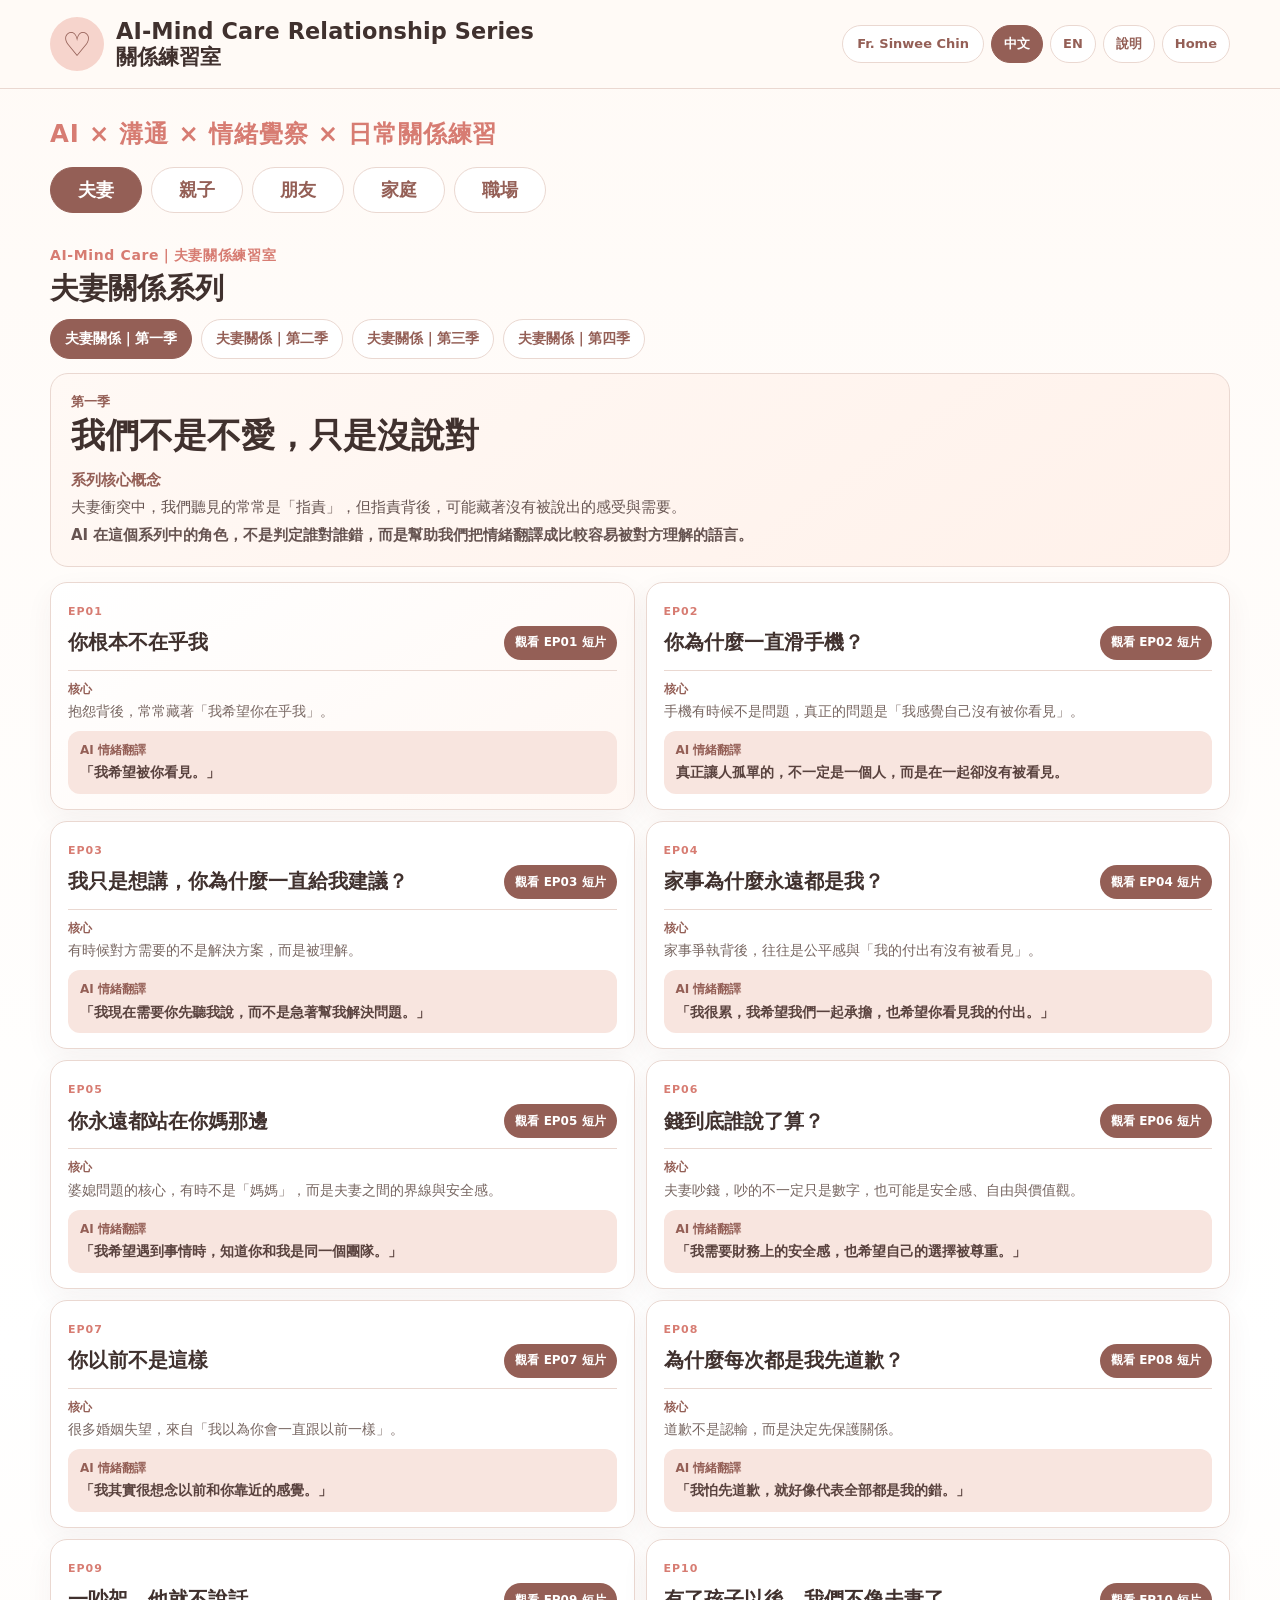
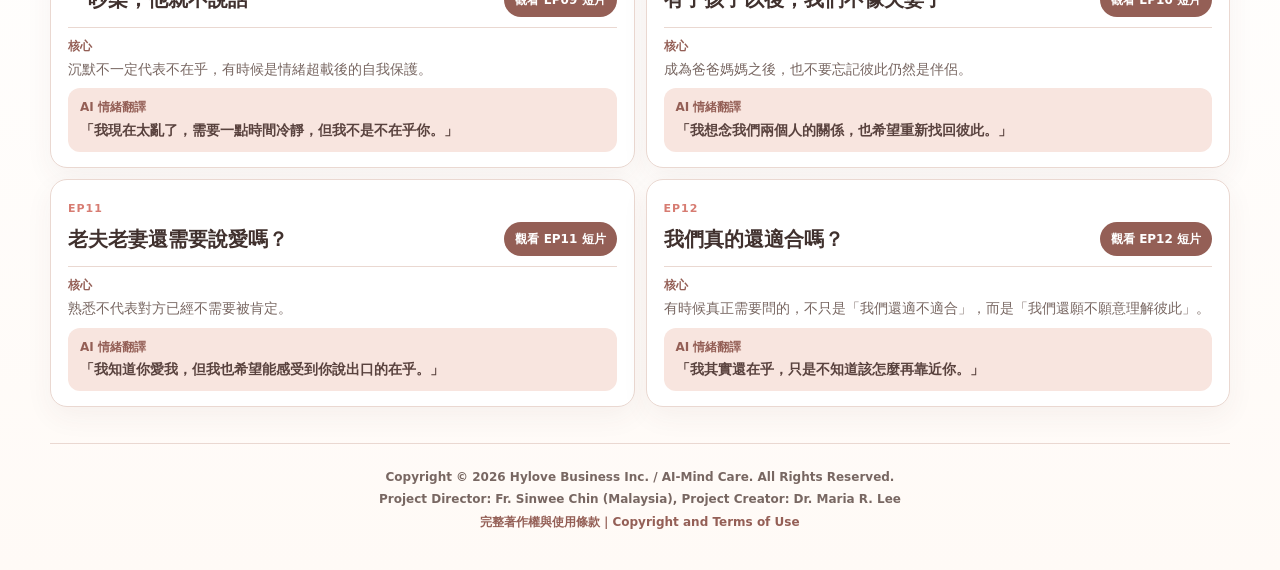
<file: index.html>
<!doctype html>
<html lang="zh-Hant">
<head>
  <meta charset="utf-8">
  <meta name="viewport" content="width=device-width, initial-scale=1, viewport-fit=cover">
  <meta http-equiv="Cache-Control" content="no-cache, no-store, must-revalidate">
  <meta http-equiv="Pragma" content="no-cache">
  <meta http-equiv="Expires" content="0">
  <meta name="theme-color" content="#fffaf6">
  <meta name="description" content="AI-Mind Care Relationship Series｜AI × 溝通 × 情緒覺察 × 日常關係練習">
  <title>AI-Mind Care Relationship Series</title>
  <link rel="stylesheet" href="styles.css">
  <script>
    window.addEventListener('load', async () => {
      try {
        if ('serviceWorker' in navigator) {
          const registrations = await navigator.serviceWorker.getRegistrations();
          await Promise.all(registrations.map(reg => reg.unregister()));
        }
        if ('caches' in window) {
          const keys = await caches.keys();
          await Promise.all(keys.map(key => caches.delete(key)));
        }
      } catch (e) { console.warn('Cache cleanup skipped:', e); }
    });
  </script>
</head>
<body>
  <header class="site-header" id="top">
    <div class="header-inner">
      <a class="brand" href="#top" aria-label="AI-Mind Care Relationship Series 首頁">
        <span class="brand-heart" aria-hidden="true">♡</span>
        <span class="brand-copy">
          <strong>AI-Mind Care Relationship Series</strong>
          <span>關係練習室</span>
        </span>
      </a>

      <nav class="header-actions" aria-label="頁面導覽">
        <a class="top-btn sinwee" href="https://www.facebook.com/chinsinwee/?locale=zh_TW" target="_blank" rel="noopener">Fr. Sinwee Chin</a>
        <span class="top-btn lang-active" aria-current="page">中文</span>
        <a class="top-btn" href="EN.html">EN</a>
        <a class="top-btn" href="ABOUT.html">說明</a>
        <a class="top-btn" href="https://www.hyloveclub.com" target="_blank" rel="noopener">Home</a>
      </nav>
    </div>
  </header>

  <main>
    <section class="compact-hero" aria-label="關係系列分類">
      <p class="kicker">AI × 溝通 × 情緒覺察 × 日常關係練習</p>
      <div class="relationship-tabs" aria-label="關係分類">
        <a class="relationship-btn active" href="#couple">夫妻</a>
        <span class="relationship-btn future" title="內容將陸續加入">親子</span>
        <span class="relationship-btn future" title="內容將陸續加入">朋友</span>
        <span class="relationship-btn future" title="內容將陸續加入">家庭</span>
        <span class="relationship-btn future" title="內容將陸續加入">職場</span>
      </div>
    </section>

    <section class="couple-section" id="couple">
      <div class="section-head">
        <p class="series-label">AI-Mind Care｜夫妻關係練習室</p>
        <h1>夫妻關係系列</h1>
      </div>

      <div class="season-tabs" aria-label="夫妻關係季度">
        <a class="season-btn active" href="#season1">夫妻關係｜第一季</a>
        <span class="season-btn future" title="內容將陸續加入">夫妻關係｜第二季</span>
        <span class="season-btn future" title="內容將陸續加入">夫妻關係｜第三季</span>
        <span class="season-btn future" title="內容將陸續加入">夫妻關係｜第四季</span>
      </div>

      <section class="season-intro" id="season1" aria-labelledby="season1-title">
        <p class="season-kicker">第一季</p>
        <h2 class="season-theme-large" id="season1-title">我們不是不愛，只是沒說對</h2>
        <h3 class="series-concept-title">系列核心概念</h3>
        <p>夫妻衝突中，我們聽見的常常是「指責」，但指責背後，可能藏著沒有被說出的感受與需要。</p>
        <p class="ai-role"><strong>AI 在這個系列中的角色，不是判定誰對誰錯，而是幫助我們把情緒翻譯成比較容易被對方理解的語言。</strong></p>
      </section>

      <div class="episode-grid">
        <article class="episode-card episode-featured">
          <span class="ep-no">EP01</span>
          <div class="episode-title-row">
            <h2>你根本不在乎我</h2>
            <a class="watch-btn" href="https://youtu.be/55Q9n1r90xk" target="_blank" rel="noopener">觀看 EP01 短片</a>
          </div>
          <div class="episode-core"><strong>核心</strong><p>抱怨背後，常常藏著「我希望你在乎我」。</p></div>
          <div class="emotion-translation"><strong>AI 情緒翻譯</strong><p>「我希望被你看見。」</p></div>
        </article>

        <article class="episode-card">
          <span class="ep-no">EP02</span>
          <div class="episode-title-row"><h2>你為什麼一直滑手機？</h2><a class="watch-btn" href="https://youtu.be/GCBjnhgi5SU" target="_blank" rel="noopener">觀看 EP02 短片</a></div>
          <div class="episode-core"><strong>核心</strong><p>手機有時候不是問題，真正的問題是「我感覺自己沒有被你看見」。</p></div>
          <div class="emotion-translation"><strong>AI 情緒翻譯</strong><p>真正讓人孤單的，不一定是一個人，而是在一起卻沒有被看見。</p></div>
        </article>

        <article class="episode-card">
          <span class="ep-no">EP03</span>
          <div class="episode-title-row"><h2>我只是想講，你為什麼一直給我建議？</h2><a class="watch-btn" href="https://youtu.be/QwN7jsZUI9E" target="_blank" rel="noopener">觀看 EP03 短片</a></div>
          <div class="episode-core"><strong>核心</strong><p>有時候對方需要的不是解決方案，而是被理解。</p></div>
          <div class="emotion-translation"><strong>AI 情緒翻譯</strong><p>「我現在需要你先聽我說，而不是急著幫我解決問題。」</p></div>
        </article>

        <article class="episode-card">
          <span class="ep-no">EP04</span>
          <div class="episode-title-row"><h2>家事為什麼永遠都是我？</h2><a class="watch-btn" href="https://youtu.be/iW5ht6czkms" target="_blank" rel="noopener">觀看 EP04 短片</a></div>
          <div class="episode-core"><strong>核心</strong><p>家事爭執背後，往往是公平感與「我的付出有沒有被看見」。</p></div>
          <div class="emotion-translation"><strong>AI 情緒翻譯</strong><p>「我很累，我希望我們一起承擔，也希望你看見我的付出。」</p></div>
        </article>

        <article class="episode-card">
          <span class="ep-no">EP05</span>
          <div class="episode-title-row"><h2>你永遠都站在你媽那邊</h2><a class="watch-btn" href="https://youtu.be/_ut2r-bIgF8" target="_blank" rel="noopener">觀看 EP05 短片</a></div>
          <div class="episode-core"><strong>核心</strong><p>婆媳問題的核心，有時不是「媽媽」，而是夫妻之間的界線與安全感。</p></div>
          <div class="emotion-translation"><strong>AI 情緒翻譯</strong><p>「我希望遇到事情時，知道你和我是同一個團隊。」</p></div>
        </article>

        <article class="episode-card">
          <span class="ep-no">EP06</span>
          <div class="episode-title-row"><h2>錢到底誰說了算？</h2><a class="watch-btn" href="https://youtu.be/hn2atqLwGhA" target="_blank" rel="noopener">觀看 EP06 短片</a></div>
          <div class="episode-core"><strong>核心</strong><p>夫妻吵錢，吵的不一定只是數字，也可能是安全感、自由與價值觀。</p></div>
          <div class="emotion-translation"><strong>AI 情緒翻譯</strong><p>「我需要財務上的安全感，也希望自己的選擇被尊重。」</p></div>
        </article>

        <article class="episode-card">
          <span class="ep-no">EP07</span>
          <div class="episode-title-row"><h2>你以前不是這樣</h2><a class="watch-btn" href="https://youtu.be/QjxxkExR2gk" target="_blank" rel="noopener">觀看 EP07 短片</a></div>
          <div class="episode-core"><strong>核心</strong><p>很多婚姻失望，來自「我以為你會一直跟以前一樣」。</p></div>
          <div class="emotion-translation"><strong>AI 情緒翻譯</strong><p>「我其實很想念以前和你靠近的感覺。」</p></div>
        </article>

        <article class="episode-card">
          <span class="ep-no">EP08</span>
          <div class="episode-title-row"><h2>為什麼每次都是我先道歉？</h2><a class="watch-btn" href="https://youtu.be/VyPRg_jlJz8" target="_blank" rel="noopener">觀看 EP08 短片</a></div>
          <div class="episode-core"><strong>核心</strong><p>道歉不是認輸，而是決定先保護關係。</p></div>
          <div class="emotion-translation"><strong>AI 情緒翻譯</strong><p>「我怕先道歉，就好像代表全部都是我的錯。」</p></div>
        </article>

        <article class="episode-card">
          <span class="ep-no">EP09</span>
          <div class="episode-title-row"><h2>一吵架，他就不說話</h2><a class="watch-btn" href="https://youtu.be/5lopLGzQrs4" target="_blank" rel="noopener">觀看 EP09 短片</a></div>
          <div class="episode-core"><strong>核心</strong><p>沉默不一定代表不在乎，有時候是情緒超載後的自我保護。</p></div>
          <div class="emotion-translation"><strong>AI 情緒翻譯</strong><p>「我現在太亂了，需要一點時間冷靜，但我不是不在乎你。」</p></div>
        </article>

        <article class="episode-card">
          <span class="ep-no">EP10</span>
          <div class="episode-title-row"><h2>有了孩子以後，我們不像夫妻了</h2><a class="watch-btn" href="https://youtu.be/MfaOboN4FKs" target="_blank" rel="noopener">觀看 EP10 短片</a></div>
          <div class="episode-core"><strong>核心</strong><p>成為爸爸媽媽之後，也不要忘記彼此仍然是伴侶。</p></div>
          <div class="emotion-translation"><strong>AI 情緒翻譯</strong><p>「我想念我們兩個人的關係，也希望重新找回彼此。」</p></div>
        </article>

        <article class="episode-card">
          <span class="ep-no">EP11</span>
          <div class="episode-title-row"><h2>老夫老妻還需要說愛嗎？</h2><a class="watch-btn" href="https://youtu.be/d0W2vIjnrR4" target="_blank" rel="noopener">觀看 EP11 短片</a></div>
          <div class="episode-core"><strong>核心</strong><p>熟悉不代表對方已經不需要被肯定。</p></div>
          <div class="emotion-translation"><strong>AI 情緒翻譯</strong><p>「我知道你愛我，但我也希望能感受到你說出口的在乎。」</p></div>
        </article>

        <article class="episode-card">
          <span class="ep-no">EP12</span>
          <div class="episode-title-row"><h2>我們真的還適合嗎？</h2><a class="watch-btn" href="https://youtu.be/ywl2NrQ5A6w" target="_blank" rel="noopener">觀看 EP12 短片</a></div>
          <div class="episode-core"><strong>核心</strong><p>有時候真正需要問的，不只是「我們還適不適合」，而是「我們還願不願意理解彼此」。</p></div>
          <div class="emotion-translation"><strong>AI 情緒翻譯</strong><p>「我其實還在乎，只是不知道該怎麼再靠近你。」</p></div>
        </article>
      </div>
    </section>
  </main>

  <footer class="site-footer">
    <p><strong>Copyright © 2026 Hylove Business Inc. / AI-Mind Care. All Rights Reserved.</strong></p>
    <p><strong>Project Director: Fr. Sinwee Chin (Malaysia), Project Creator: Dr. Maria R. Lee</strong></p>
    <p><a href="COPYRIGHT-AND-USE.html">完整著作權與使用條款｜Copyright and Terms of Use</a></p>
  </footer>
</body>
</html>
</file>
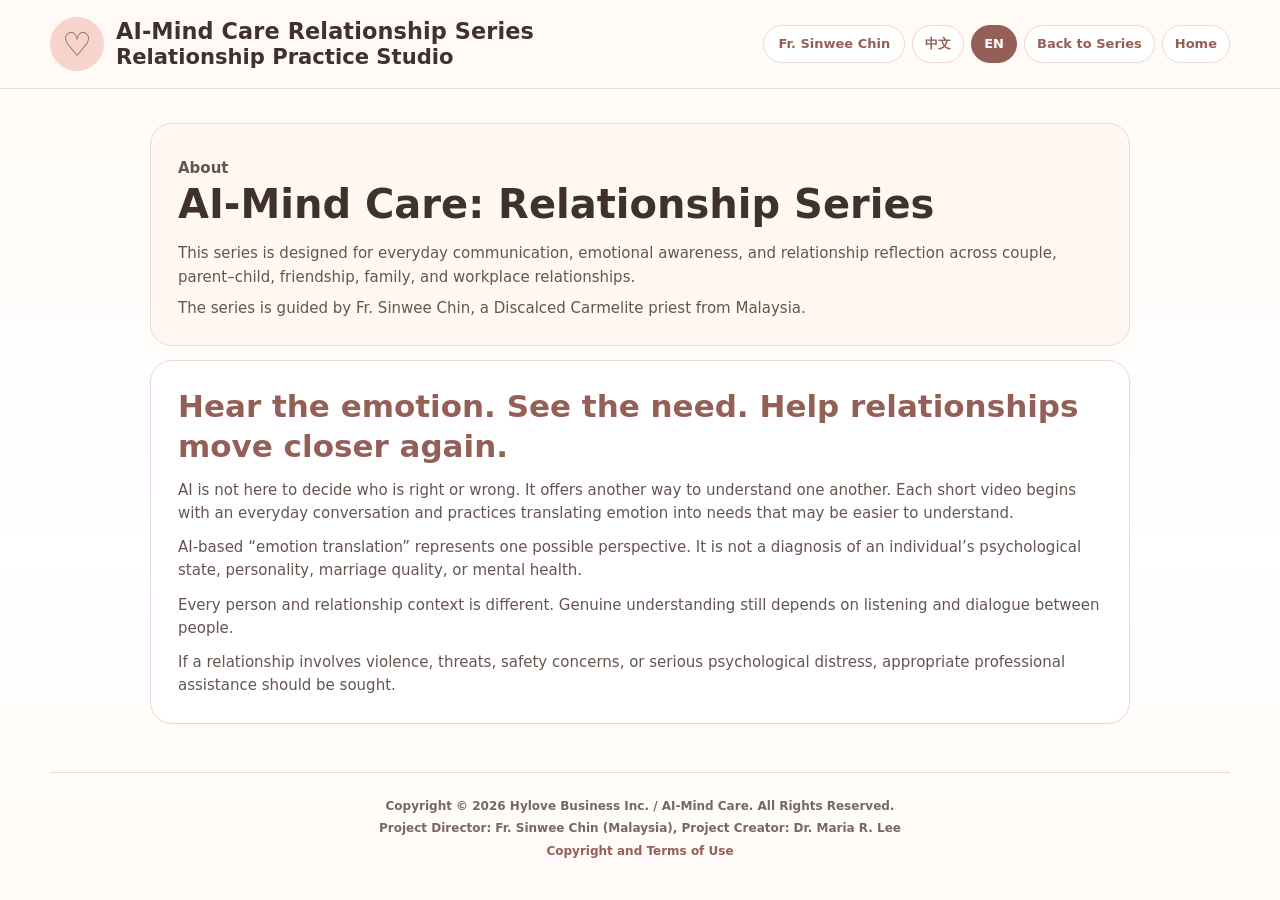
<file: ABOUT-EN.html>
<!doctype html>
<html lang="en">
<head>
  <meta charset="utf-8">
  <meta name="viewport" content="width=device-width, initial-scale=1, viewport-fit=cover">
  <meta http-equiv="Cache-Control" content="no-cache, no-store, must-revalidate">
  <meta name="theme-color" content="#fffaf6">
  <title>About | AI-Mind Care Relationship Series</title>
  <link rel="stylesheet" href="styles.css">
</head>
<body>
  <header class="site-header" id="top">
    <div class="header-inner">
      <a class="brand" href="EN.html" aria-label="Back to AI-Mind Care Relationship Series">
        <span class="brand-heart" aria-hidden="true">♡</span>
        <span class="brand-copy"><strong>AI-Mind Care Relationship Series</strong><span>Relationship Practice Studio</span></span>
      </a>
      <nav class="header-actions" aria-label="Page navigation">
        <a class="top-btn sinwee" href="https://www.facebook.com/chinsinwee/?locale=zh_TW" target="_blank" rel="noopener">Fr. Sinwee Chin</a>
        <a class="top-btn" href="ABOUT.html">中文</a>
        <span class="top-btn lang-active">EN</span>
        <a class="top-btn" href="EN.html">Back to Series</a>
        <a class="top-btn" href="https://www.hyloveclub.com" target="_blank" rel="noopener">Home</a>
      </nav>
    </div>
  </header>

  <main class="about-main">
    <section class="about-hero">
      <p class="kicker">About</p>
      <h1>AI-Mind Care: Relationship Series</h1>
      <p>This series is designed for everyday communication, emotional awareness, and relationship reflection across couple, parent–child, friendship, family, and workplace relationships.</p>
      <p>The series is guided by Fr. Sinwee Chin, a Discalced Carmelite priest from Malaysia.</p>
    </section>

    <section class="about-content">
      <h2>Hear the emotion. See the need. Help relationships move closer again.</h2>
      <p>AI is not here to decide who is right or wrong. It offers another way to understand one another. Each short video begins with an everyday conversation and practices translating emotion into needs that may be easier to understand.</p>
      <p>AI-based “emotion translation” represents one possible perspective. It is not a diagnosis of an individual’s psychological state, personality, marriage quality, or mental health.</p>
      <p>Every person and relationship context is different. Genuine understanding still depends on listening and dialogue between people.</p>
      <p>If a relationship involves violence, threats, safety concerns, or serious psychological distress, appropriate professional assistance should be sought.</p>
    </section>
  </main>

  <footer class="site-footer">
    <p><strong>Copyright © 2026 Hylove Business Inc. / AI-Mind Care. All Rights Reserved.</strong></p>
    <p><strong>Project Director: Fr. Sinwee Chin (Malaysia), Project Creator: Dr. Maria R. Lee</strong></p>
    <p><a href="COPYRIGHT-AND-USE.html">Copyright and Terms of Use</a></p>
  </footer>
</body>
</html>
</file>
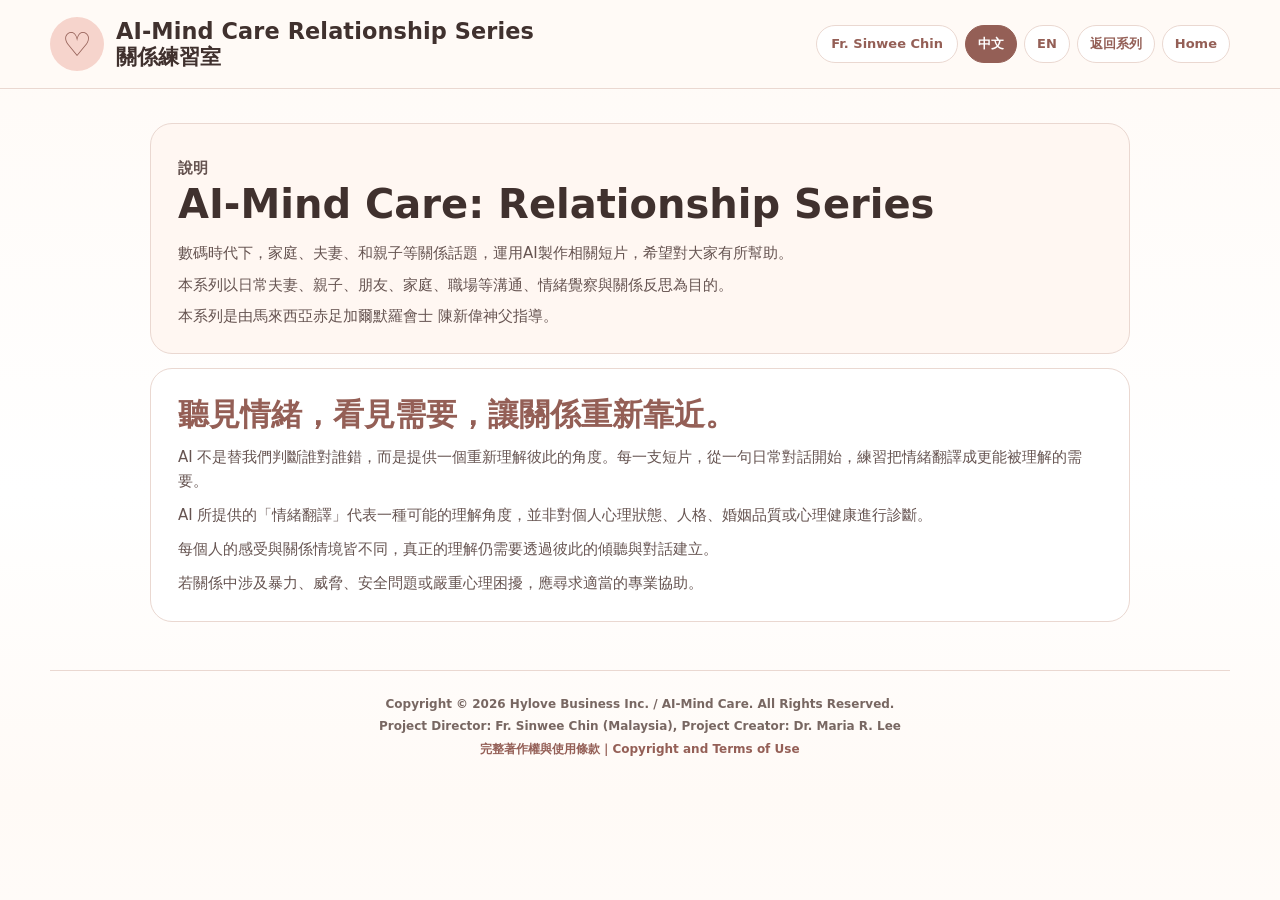
<file: ABOUT.html>
<!doctype html>
<html lang="zh-Hant">
<head>
  <meta charset="utf-8">
  <meta name="viewport" content="width=device-width, initial-scale=1, viewport-fit=cover">
  <meta http-equiv="Cache-Control" content="no-cache, no-store, must-revalidate">
  <meta name="theme-color" content="#fffaf6">
  <title>說明｜AI-Mind Care Relationship Series</title>
  <link rel="stylesheet" href="styles.css">
</head>
<body>
  <header class="site-header" id="top">
    <div class="header-inner">
      <a class="brand" href="index.html" aria-label="返回 AI-Mind Care Relationship Series">
        <span class="brand-heart" aria-hidden="true">♡</span>
        <span class="brand-copy"><strong>AI-Mind Care Relationship Series</strong><span>關係練習室</span></span>
      </a>
      <nav class="header-actions" aria-label="頁面導覽">
        <a class="top-btn sinwee" href="https://www.facebook.com/chinsinwee/?locale=zh_TW" target="_blank" rel="noopener">Fr. Sinwee Chin</a>
        <span class="top-btn lang-active">中文</span>
        <a class="top-btn" href="ABOUT-EN.html">EN</a>
        <a class="top-btn" href="index.html">返回系列</a>
        <a class="top-btn" href="https://www.hyloveclub.com" target="_blank" rel="noopener">Home</a>
      </nav>
    </div>
  </header>

  <main class="about-main">
    <section class="about-hero">
      <p class="kicker">說明</p>
      <h1>AI-Mind Care: Relationship Series</h1>
      <p class="about-intro-line">數碼時代下，家庭、夫妻、和親子等關係話題，運用AI製作相關短片，希望對大家有所幫助。</p>
      <p>本系列以日常夫妻、親子、朋友、家庭、職場等溝通、情緒覺察與關係反思為目的。</p>
      <p>本系列是由馬來西亞赤足加爾默羅會士 陳新偉神父指導。</p>
    </section>

    <section class="about-content">
      <h2>聽見情緒，看見需要，讓關係重新靠近。</h2>
      <p>AI 不是替我們判斷誰對誰錯，而是提供一個重新理解彼此的角度。每一支短片，從一句日常對話開始，練習把情緒翻譯成更能被理解的需要。</p>
      <p>AI 所提供的「情緒翻譯」代表一種可能的理解角度，並非對個人心理狀態、人格、婚姻品質或心理健康進行診斷。</p>
      <p>每個人的感受與關係情境皆不同，真正的理解仍需要透過彼此的傾聽與對話建立。</p>
      <p>若關係中涉及暴力、威脅、安全問題或嚴重心理困擾，應尋求適當的專業協助。</p>
    </section>
  </main>

  <footer class="site-footer">
    <p><strong>Copyright © 2026 Hylove Business Inc. / AI-Mind Care. All Rights Reserved.</strong></p>
    <p><strong>Project Director: Fr. Sinwee Chin (Malaysia), Project Creator: Dr. Maria R. Lee</strong></p>
    <p><a href="COPYRIGHT-AND-USE.html">完整著作權與使用條款｜Copyright and Terms of Use</a></p>
  </footer>
</body>
</html>
</file>
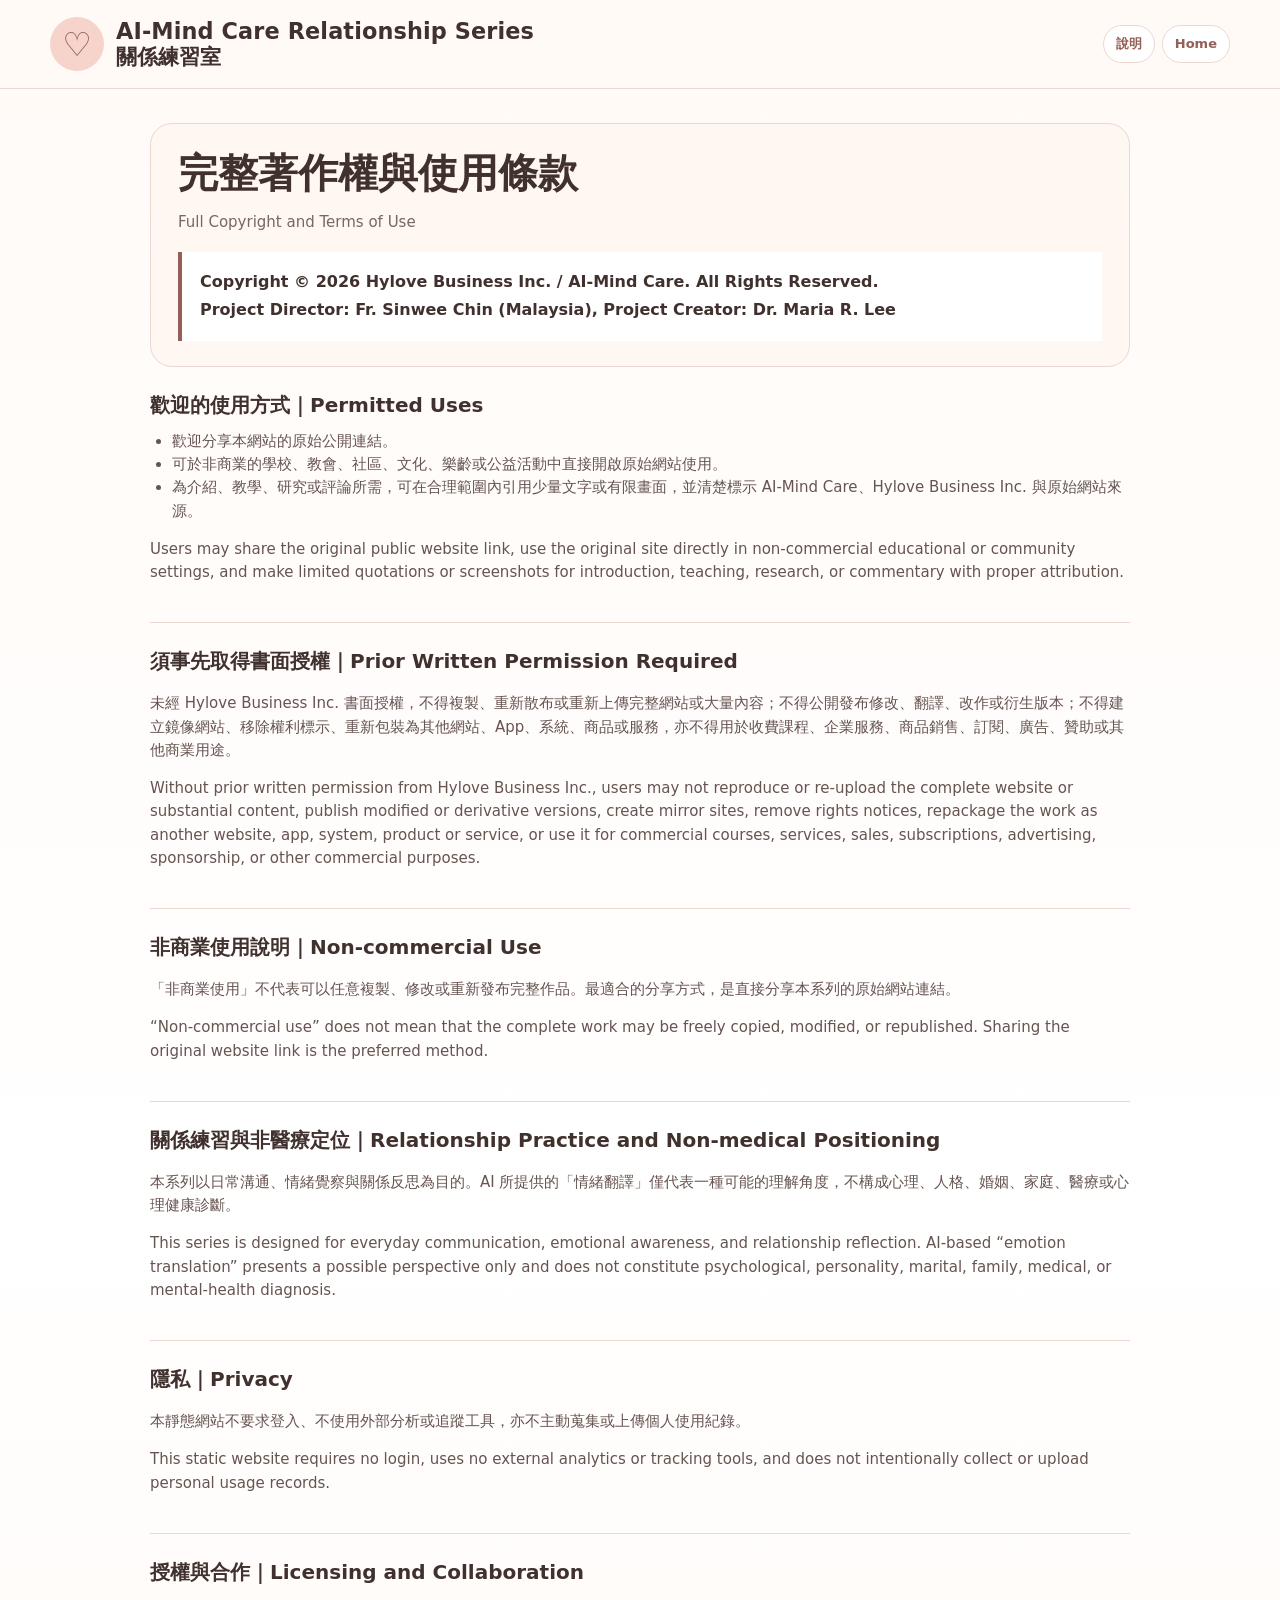
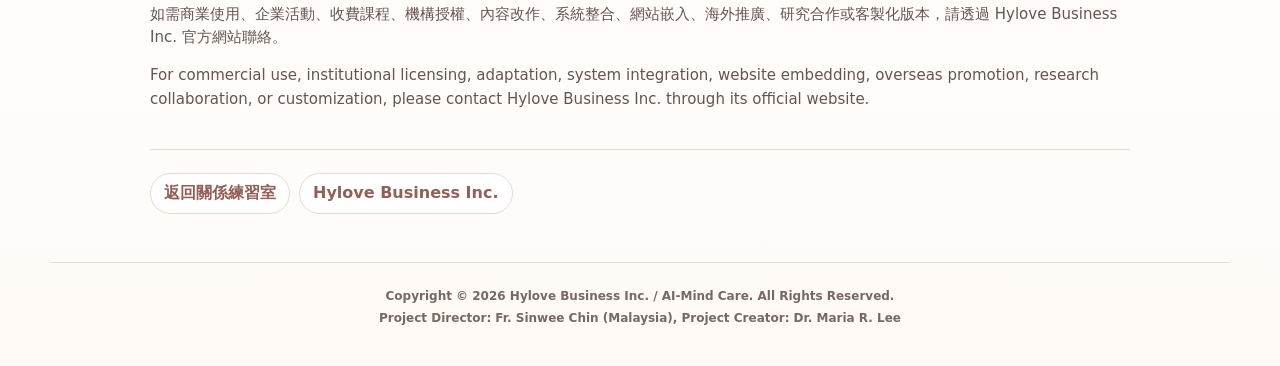
<file: COPYRIGHT-AND-USE.html>
<!doctype html>
<html lang="zh-Hant">
<head>
  <meta charset="utf-8">
  <meta name="viewport" content="width=device-width, initial-scale=1, viewport-fit=cover">
  <meta http-equiv="Cache-Control" content="no-cache, no-store, must-revalidate">
  <meta name="theme-color" content="#fffaf6">
  <title>完整著作權與使用條款｜AI-Mind Care Relationship Series</title>
  <link rel="stylesheet" href="styles.css">
</head>
<body>
  <header class="site-header" id="top">
    <div class="header-inner">
      <a class="brand" href="index.html" aria-label="返回 AI-Mind Care 關係練習室">
        <span class="brand-heart" aria-hidden="true">♡</span>
        <span class="brand-copy">
          <strong>AI-Mind Care Relationship Series</strong>
          <span>關係練習室</span>
        </span>
      </a>
      <nav class="header-actions" aria-label="頁面導覽">
        <a class="top-btn" href="ABOUT.html">說明</a>
        <a class="top-btn" href="https://www.hyloveclub.com" target="_blank" rel="noopener">Home</a>
      </nav>
    </div>
  </header>

  <main class="terms-main">
    <section class="terms-hero">
      <h1>完整著作權與使用條款</h1>
      <p class="english-title">Full Copyright and Terms of Use</p>
      <div class="rights-box">
        <p><strong>Copyright © 2026 Hylove Business Inc. / AI-Mind Care. All Rights Reserved.</strong></p>
        <p><strong>Project Director: Fr. Sinwee Chin (Malaysia), Project Creator: Dr. Maria R. Lee</strong></p>
      </div>
    </section>

    <section class="terms-section">
      <h2>歡迎的使用方式｜Permitted Uses</h2>
      <ul>
        <li>歡迎分享本網站的原始公開連結。</li>
        <li>可於非商業的學校、教會、社區、文化、樂齡或公益活動中直接開啟原始網站使用。</li>
        <li>為介紹、教學、研究或評論所需，可在合理範圍內引用少量文字或有限畫面，並清楚標示 AI-Mind Care、Hylove Business Inc. 與原始網站來源。</li>
      </ul>
      <p>Users may share the original public website link, use the original site directly in non-commercial educational or community settings, and make limited quotations or screenshots for introduction, teaching, research, or commentary with proper attribution.</p>
    </section>

    <section class="terms-section">
      <h2>須事先取得書面授權｜Prior Written Permission Required</h2>
      <p>未經 Hylove Business Inc. 書面授權，不得複製、重新散布或重新上傳完整網站或大量內容；不得公開發布修改、翻譯、改作或衍生版本；不得建立鏡像網站、移除權利標示、重新包裝為其他網站、App、系統、商品或服務，亦不得用於收費課程、企業服務、商品銷售、訂閱、廣告、贊助或其他商業用途。</p>
      <p>Without prior written permission from Hylove Business Inc., users may not reproduce or re-upload the complete website or substantial content, publish modified or derivative versions, create mirror sites, remove rights notices, repackage the work as another website, app, system, product or service, or use it for commercial courses, services, sales, subscriptions, advertising, sponsorship, or other commercial purposes.</p>
    </section>

    <section class="terms-section">
      <h2>非商業使用說明｜Non-commercial Use</h2>
      <p>「非商業使用」不代表可以任意複製、修改或重新發布完整作品。最適合的分享方式，是直接分享本系列的原始網站連結。</p>
      <p>“Non-commercial use” does not mean that the complete work may be freely copied, modified, or republished. Sharing the original website link is the preferred method.</p>
    </section>

    <section class="terms-section">
      <h2>關係練習與非醫療定位｜Relationship Practice and Non-medical Positioning</h2>
      <p>本系列以日常溝通、情緒覺察與關係反思為目的。AI 所提供的「情緒翻譯」僅代表一種可能的理解角度，不構成心理、人格、婚姻、家庭、醫療或心理健康診斷。</p>
      <p>This series is designed for everyday communication, emotional awareness, and relationship reflection. AI-based “emotion translation” presents a possible perspective only and does not constitute psychological, personality, marital, family, medical, or mental-health diagnosis.</p>
    </section>

    <section class="terms-section">
      <h2>隱私｜Privacy</h2>
      <p>本靜態網站不要求登入、不使用外部分析或追蹤工具，亦不主動蒐集或上傳個人使用紀錄。</p>
      <p>This static website requires no login, uses no external analytics or tracking tools, and does not intentionally collect or upload personal usage records.</p>
    </section>

    <section class="terms-section">
      <h2>授權與合作｜Licensing and Collaboration</h2>
      <p>如需商業使用、企業活動、收費課程、機構授權、內容改作、系統整合、網站嵌入、海外推廣、研究合作或客製化版本，請透過 Hylove Business Inc. 官方網站聯絡。</p>
      <p>For commercial use, institutional licensing, adaptation, system integration, website embedding, overseas promotion, research collaboration, or customization, please contact Hylove Business Inc. through its official website.</p>
    </section>

    <div class="terms-actions">
      <a href="index.html">返回關係練習室</a>
      <a href="https://www.hyloveclub.com" target="_blank" rel="noopener">Hylove Business Inc.</a>
    </div>
  </main>

  <footer class="site-footer">
    <p><strong>Copyright © 2026 Hylove Business Inc. / AI-Mind Care. All Rights Reserved.</strong></p>
    <p><strong>Project Director: Fr. Sinwee Chin (Malaysia), Project Creator: Dr. Maria R. Lee</strong></p>
  </footer>
</body>
</html>
</file>
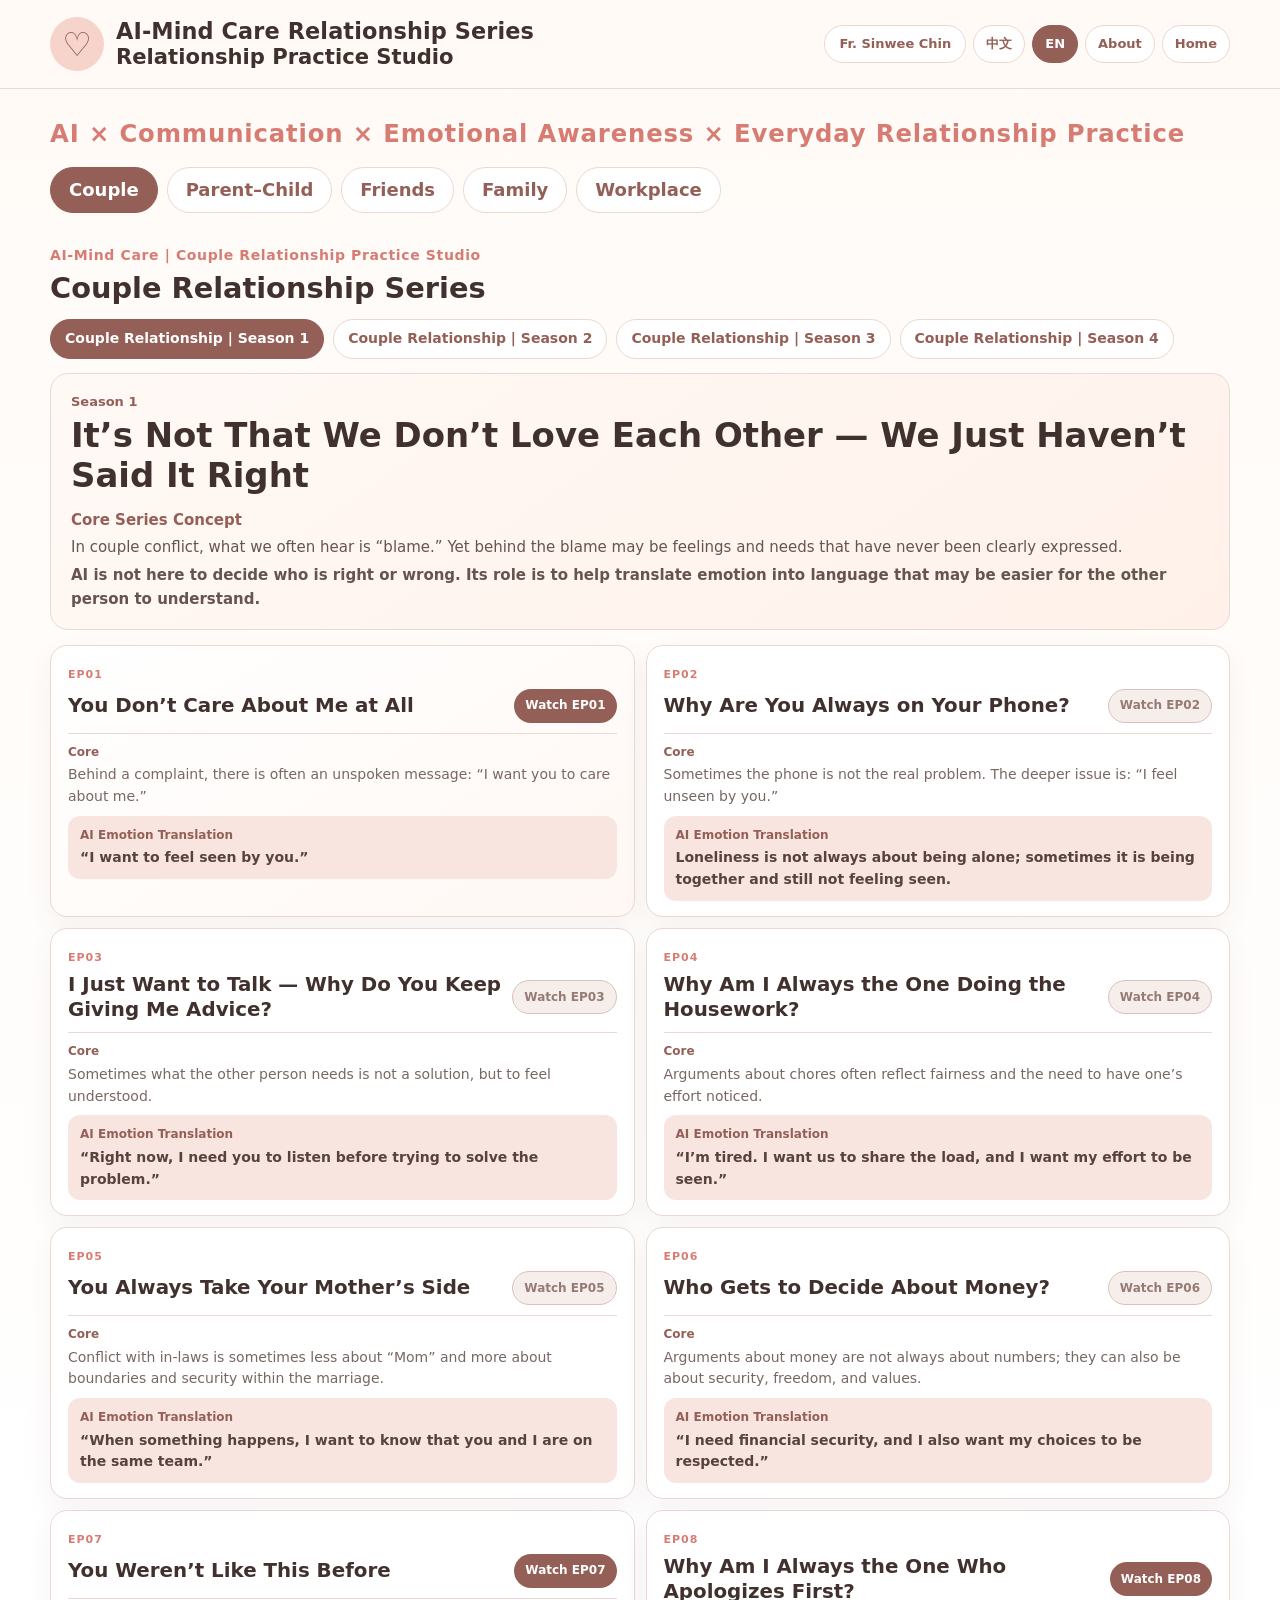
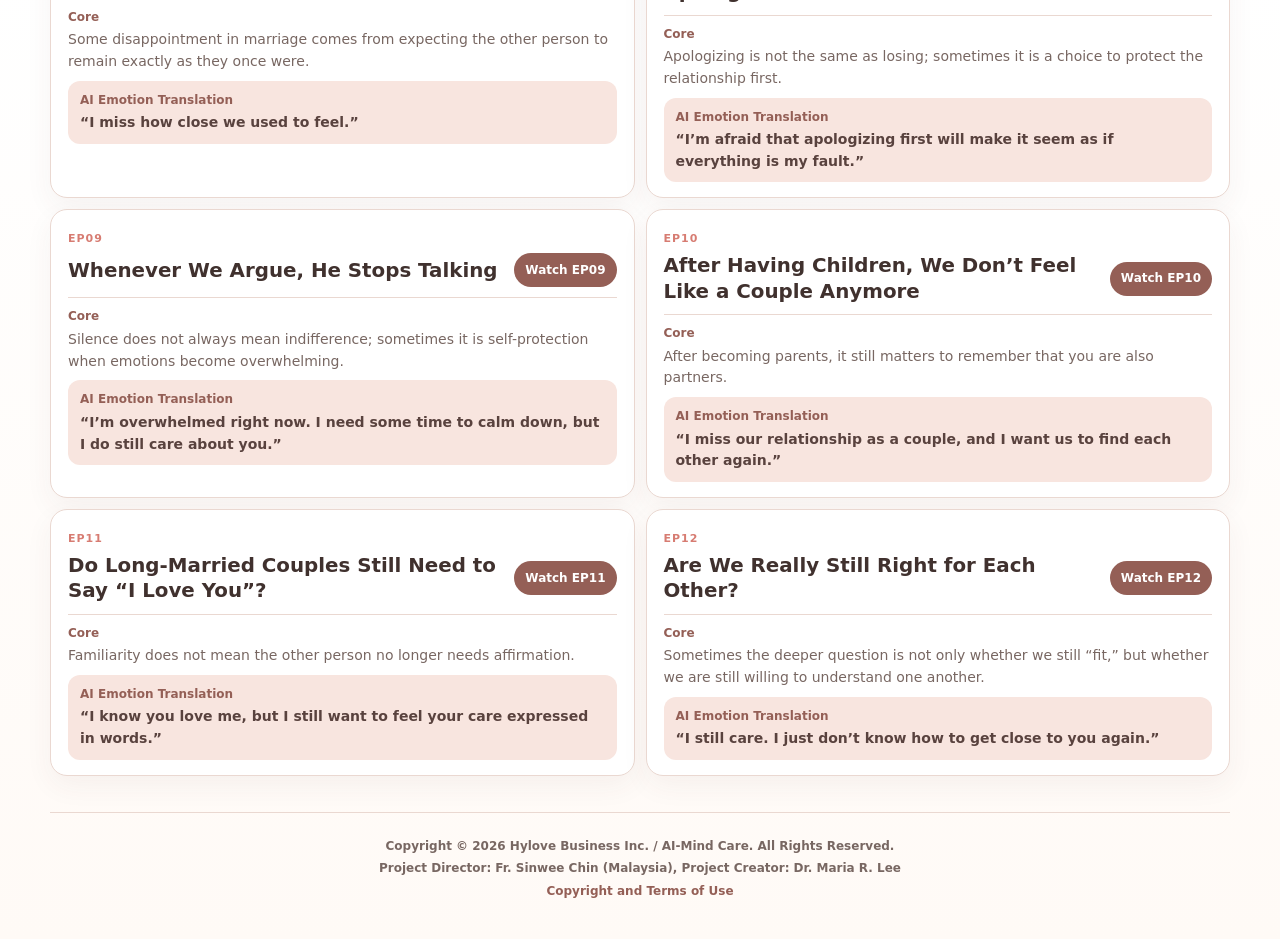
<file: EN.html>
<!doctype html>
<html lang="en">
<head>
  <meta charset="utf-8">
  <meta name="viewport" content="width=device-width, initial-scale=1, viewport-fit=cover">
  <meta http-equiv="Cache-Control" content="no-cache, no-store, must-revalidate">
  <meta http-equiv="Pragma" content="no-cache">
  <meta http-equiv="Expires" content="0">
  <meta name="theme-color" content="#fffaf6">
  <meta name="description" content="AI-Mind Care Relationship Series | AI × Communication × Emotional Awareness × Everyday Relationship Practice">
  <title>AI-Mind Care Relationship Series</title>
  <link rel="stylesheet" href="styles.css">
</head>
<body>
  <header class="site-header" id="top">
    <div class="header-inner">
      <a class="brand" href="#top" aria-label="AI-Mind Care Relationship Series Home">
        <span class="brand-heart" aria-hidden="true">♡</span>
        <span class="brand-copy">
          <strong>AI-Mind Care Relationship Series</strong>
          <span>Relationship Practice Studio</span>
        </span>
      </a>

      <nav class="header-actions" aria-label="Page navigation">
        <a class="top-btn sinwee" href="https://www.facebook.com/chinsinwee/?locale=zh_TW" target="_blank" rel="noopener">Fr. Sinwee Chin</a>
        <a class="top-btn" href="index.html">中文</a>
        <span class="top-btn lang-active" aria-current="page">EN</span>
        <a class="top-btn" href="ABOUT-EN.html">About</a>
        <a class="top-btn" href="https://www.hyloveclub.com" target="_blank" rel="noopener">Home</a>
      </nav>
    </div>
  </header>

  <main>
    <section class="compact-hero" aria-label="Relationship categories">
      <p class="kicker">AI × Communication × Emotional Awareness × Everyday Relationship Practice</p>
      <div class="relationship-tabs" aria-label="Relationship categories">
        <a class="relationship-btn active" href="#couple">Couple</a>
        <span class="relationship-btn future" title="Content will be added later">Parent–Child</span>
        <span class="relationship-btn future" title="Content will be added later">Friends</span>
        <span class="relationship-btn future" title="Content will be added later">Family</span>
        <span class="relationship-btn future" title="Content will be added later">Workplace</span>
      </div>
    </section>

    <section class="couple-section" id="couple">
      <div class="section-head">
        <p class="series-label">AI-Mind Care | Couple Relationship Practice Studio</p>
        <h1>Couple Relationship Series</h1>
      </div>

      <div class="season-tabs" aria-label="Couple relationship seasons">
        <a class="season-btn active" href="#season1">Couple Relationship | Season 1</a>
        <span class="season-btn future" title="Content will be added later">Couple Relationship | Season 2</span>
        <span class="season-btn future" title="Content will be added later">Couple Relationship | Season 3</span>
        <span class="season-btn future" title="Content will be added later">Couple Relationship | Season 4</span>
      </div>

      <section class="season-intro" id="season1" aria-labelledby="season1-title">
        <p class="season-kicker">Season 1</p>
        <h2 class="season-theme-large" id="season1-title">It’s Not That We Don’t Love Each Other — We Just Haven’t Said It Right</h2>
        <h3 class="series-concept-title">Core Series Concept</h3>
        <p>In couple conflict, what we often hear is “blame.” Yet behind the blame may be feelings and needs that have never been clearly expressed.</p>
        <p class="ai-role"><strong>AI is not here to decide who is right or wrong. Its role is to help translate emotion into language that may be easier for the other person to understand.</strong></p>
      </section>

      <div class="episode-grid">
        <article class="episode-card episode-featured">
          <span class="ep-no">EP01</span>
          <div class="episode-title-row"><h2>You Don’t Care About Me at All</h2><a class="watch-btn" href="https://youtu.be/55Q9n1r90xk" target="_blank" rel="noopener">Watch EP01</a></div>
          <div class="episode-core"><strong>Core</strong><p>Behind a complaint, there is often an unspoken message: “I want you to care about me.”</p></div>
          <div class="emotion-translation"><strong>AI Emotion Translation</strong><p>“I want to feel seen by you.”</p></div>
        </article>

        <article class="episode-card">
          <span class="ep-no">EP02</span>
          <div class="episode-title-row"><h2>Why Are You Always on Your Phone?</h2><span class="watch-btn disabled">Watch EP02</span></div>
          <div class="episode-core"><strong>Core</strong><p>Sometimes the phone is not the real problem. The deeper issue is: “I feel unseen by you.”</p></div>
          <div class="emotion-translation"><strong>AI Emotion Translation</strong><p>Loneliness is not always about being alone; sometimes it is being together and still not feeling seen.</p></div>
        </article>

        <article class="episode-card">
          <span class="ep-no">EP03</span>
          <div class="episode-title-row"><h2>I Just Want to Talk — Why Do You Keep Giving Me Advice?</h2><span class="watch-btn disabled">Watch EP03</span></div>
          <div class="episode-core"><strong>Core</strong><p>Sometimes what the other person needs is not a solution, but to feel understood.</p></div>
          <div class="emotion-translation"><strong>AI Emotion Translation</strong><p>“Right now, I need you to listen before trying to solve the problem.”</p></div>
        </article>

        <article class="episode-card">
          <span class="ep-no">EP04</span>
          <div class="episode-title-row"><h2>Why Am I Always the One Doing the Housework?</h2><span class="watch-btn disabled">Watch EP04</span></div>
          <div class="episode-core"><strong>Core</strong><p>Arguments about chores often reflect fairness and the need to have one’s effort noticed.</p></div>
          <div class="emotion-translation"><strong>AI Emotion Translation</strong><p>“I’m tired. I want us to share the load, and I want my effort to be seen.”</p></div>
        </article>

        <article class="episode-card">
          <span class="ep-no">EP05</span>
          <div class="episode-title-row"><h2>You Always Take Your Mother’s Side</h2><span class="watch-btn disabled">Watch EP05</span></div>
          <div class="episode-core"><strong>Core</strong><p>Conflict with in-laws is sometimes less about “Mom” and more about boundaries and security within the marriage.</p></div>
          <div class="emotion-translation"><strong>AI Emotion Translation</strong><p>“When something happens, I want to know that you and I are on the same team.”</p></div>
        </article>

        <article class="episode-card">
          <span class="ep-no">EP06</span>
          <div class="episode-title-row"><h2>Who Gets to Decide About Money?</h2><span class="watch-btn disabled">Watch EP06</span></div>
          <div class="episode-core"><strong>Core</strong><p>Arguments about money are not always about numbers; they can also be about security, freedom, and values.</p></div>
          <div class="emotion-translation"><strong>AI Emotion Translation</strong><p>“I need financial security, and I also want my choices to be respected.”</p></div>
        </article>

        <article class="episode-card">
          <span class="ep-no">EP07</span>
          <div class="episode-title-row"><h2>You Weren’t Like This Before</h2><a class="watch-btn" href="https://youtu.be/QjxxkExR2gk" target="_blank" rel="noopener">Watch EP07</a></div>
          <div class="episode-core"><strong>Core</strong><p>Some disappointment in marriage comes from expecting the other person to remain exactly as they once were.</p></div>
          <div class="emotion-translation"><strong>AI Emotion Translation</strong><p>“I miss how close we used to feel.”</p></div>
        </article>

        <article class="episode-card">
          <span class="ep-no">EP08</span>
          <div class="episode-title-row"><h2>Why Am I Always the One Who Apologizes First?</h2><a class="watch-btn" href="https://youtu.be/VyPRg_jlJz8" target="_blank" rel="noopener">Watch EP08</a></div>
          <div class="episode-core"><strong>Core</strong><p>Apologizing is not the same as losing; sometimes it is a choice to protect the relationship first.</p></div>
          <div class="emotion-translation"><strong>AI Emotion Translation</strong><p>“I’m afraid that apologizing first will make it seem as if everything is my fault.”</p></div>
        </article>

        <article class="episode-card">
          <span class="ep-no">EP09</span>
          <div class="episode-title-row"><h2>Whenever We Argue, He Stops Talking</h2><a class="watch-btn" href="https://youtu.be/5lopLGzQrs4" target="_blank" rel="noopener">Watch EP09</a></div>
          <div class="episode-core"><strong>Core</strong><p>Silence does not always mean indifference; sometimes it is self-protection when emotions become overwhelming.</p></div>
          <div class="emotion-translation"><strong>AI Emotion Translation</strong><p>“I’m overwhelmed right now. I need some time to calm down, but I do still care about you.”</p></div>
        </article>

        <article class="episode-card">
          <span class="ep-no">EP10</span>
          <div class="episode-title-row"><h2>After Having Children, We Don’t Feel Like a Couple Anymore</h2><a class="watch-btn" href="https://youtu.be/MfaOboN4FKs" target="_blank" rel="noopener">Watch EP10</a></div>
          <div class="episode-core"><strong>Core</strong><p>After becoming parents, it still matters to remember that you are also partners.</p></div>
          <div class="emotion-translation"><strong>AI Emotion Translation</strong><p>“I miss our relationship as a couple, and I want us to find each other again.”</p></div>
        </article>

        <article class="episode-card">
          <span class="ep-no">EP11</span>
          <div class="episode-title-row"><h2>Do Long-Married Couples Still Need to Say “I Love You”?</h2><a class="watch-btn" href="https://youtu.be/d0W2vIjnrR4" target="_blank" rel="noopener">Watch EP11</a></div>
          <div class="episode-core"><strong>Core</strong><p>Familiarity does not mean the other person no longer needs affirmation.</p></div>
          <div class="emotion-translation"><strong>AI Emotion Translation</strong><p>“I know you love me, but I still want to feel your care expressed in words.”</p></div>
        </article>

        <article class="episode-card">
          <span class="ep-no">EP12</span>
          <div class="episode-title-row"><h2>Are We Really Still Right for Each Other?</h2><a class="watch-btn" href="https://youtu.be/ywl2NrQ5A6w" target="_blank" rel="noopener">Watch EP12</a></div>
          <div class="episode-core"><strong>Core</strong><p>Sometimes the deeper question is not only whether we still “fit,” but whether we are still willing to understand one another.</p></div>
          <div class="emotion-translation"><strong>AI Emotion Translation</strong><p>“I still care. I just don’t know how to get close to you again.”</p></div>
        </article>
      </div>
    </section>
  </main>

  <footer class="site-footer">
    <p><strong>Copyright © 2026 Hylove Business Inc. / AI-Mind Care. All Rights Reserved.</strong></p>
    <p><strong>Project Director: Fr. Sinwee Chin (Malaysia), Project Creator: Dr. Maria R. Lee</strong></p>
    <p><a href="COPYRIGHT-AND-USE.html">Copyright and Terms of Use</a></p>
  </footer>
</body>
</html>
</file>
<file: styles.css>
:root {
  --bg: #fffaf6;
  --surface: #ffffff;
  --surface-soft: #fff1ea;
  --surface-warm: #fff7f2;
  --ink: #40312e;
  --muted: #786762;
  --accent: #945f56;
  --accent-dark: #7f4f48;
  --accent-soft: #e7a399;
  --line: #ead8d1;
  --max: 1180px;
  --shadow: 0 10px 28px rgba(86, 55, 49, .055);
}

* { box-sizing: border-box; }
html { scroll-behavior: smooth; overflow-x: hidden; }
body {
  margin: 0;
  width: 100%;
  max-width: 100%;
  overflow-x: hidden;
  color: var(--ink);
  background: linear-gradient(180deg, var(--bg) 0%, #fff 62%, var(--bg) 100%);
  font-family: "Noto Sans TC", "PingFang TC", "Microsoft JhengHei", system-ui, -apple-system, BlinkMacSystemFont, "Segoe UI", sans-serif;
  line-height: 1.55;
}
a { color: inherit; }

.site-header {
  position: sticky;
  top: 0;
  z-index: 20;
  border-bottom: 1px solid var(--line);
  background: rgba(255,250,246,.96);
  backdrop-filter: blur(12px);
}
.header-inner {
  width: min(calc(100% - 32px), var(--max));
  min-height: 88px;
  margin: 0 auto;
  display: flex;
  align-items: center;
  justify-content: space-between;
  gap: 20px;
}
.brand {
  min-width: 0;
  display: inline-flex;
  align-items: center;
  gap: 12px;
  text-decoration: none;
}
.brand-heart {
  width: 54px;
  height: 54px;
  flex: 0 0 54px;
  display: grid;
  place-items: center;
  border-radius: 50%;
  background: #f6d4cc;
  color: var(--accent);
  font-size: 33px;
  line-height: 1;
}
.brand-copy strong,
.brand-copy span { display: block; }
.brand-copy strong {
  font-size: clamp(20px, 1.75vw, 27px);
  line-height: 1.08;
  letter-spacing: .005em;
  white-space: nowrap;
}
.brand-copy span {
  margin-top: 3px;
  color: var(--ink);
  font-size: clamp(19px, 1.65vw, 25px);
  line-height: 1.08;
  font-weight: 850;
}

.header-actions {
  flex: 0 0 auto;
  display: flex;
  align-items: center;
  justify-content: flex-end;
  gap: 7px;
  flex-wrap: wrap;
}
.top-btn {
  min-height: 38px;
  display: inline-flex;
  align-items: center;
  justify-content: center;
  padding: 7px 12px;
  border: 1px solid var(--line);
  border-radius: 999px;
  background: #fff;
  color: var(--accent);
  font-size: 13px;
  font-weight: 850;
  text-decoration: none;
  white-space: nowrap;
}
.top-btn:hover { background: var(--surface-soft); }
.top-btn.lang-active {
  border-color: var(--accent);
  background: var(--accent);
  color: #fff;
  cursor: default;
}
.top-btn.sinwee { padding-left: 14px; padding-right: 14px; }

.compact-hero {
  width: min(calc(100% - 32px), var(--max));
  margin: 0 auto;
  padding: 26px 0 17px;
}
.kicker,
.series-label {
  margin: 0;
  color: #d77c72;
  font-weight: 900;
}
.compact-hero .kicker {
  font-size: clamp(19px, 1.9vw, 25px);
  letter-spacing: .035em;
}
.relationship-tabs,
.season-tabs {
  display: flex;
  flex-wrap: wrap;
  gap: 9px;
}
.relationship-tabs { margin-top: 14px; }
.relationship-btn,
.season-btn {
  display: inline-flex;
  align-items: center;
  justify-content: center;
  border: 1px solid var(--line);
  border-radius: 999px;
  background: #fff;
  color: var(--accent);
  font-weight: 900;
  text-decoration: none;
}
.relationship-btn {
  min-width: 92px;
  min-height: 43px;
  padding: 8px 18px;
  font-size: 18px;
}
.relationship-btn.active,
.season-btn.active {
  border-color: var(--accent);
  background: var(--accent);
  color: #fff;
}
.relationship-btn.future,
.season-btn.future {
  cursor: default;
}

.couple-section {
  width: min(calc(100% - 32px), var(--max));
  margin: 0 auto;
  padding: 15px 0 36px;
}
.section-head { margin-bottom: 12px; }
.series-label {
  margin-bottom: 5px;
  font-size: 14px;
  letter-spacing: .045em;
}
.section-head h1 {
  margin: 0;
  font-size: clamp(25px, 2.25vw, 33px);
  line-height: 1.2;
}
.season-tabs { margin: 13px 0 14px; }
.season-btn {
  min-height: 40px;
  padding: 7px 14px;
  font-size: 14px;
}

.season-intro {
  margin-bottom: 15px;
  padding: 18px 20px;
  border: 1px solid var(--line);
  border-radius: 18px;
  background: linear-gradient(145deg, #fff9f5, #fff1ea);
}
.season-intro .season-kicker {
  margin: 0 0 4px;
  color: var(--accent);
  font-size: 13px;
  font-weight: 900;
}
.season-theme-large {
  margin: 0;
  color: var(--ink);
  font-size: clamp(26px, 2.65vw, 38px);
  line-height: 1.18;
  font-weight: 900;
}
.series-concept-title {
  margin: 13px 0 4px;
  color: var(--accent);
  font-size: 15px;
  font-weight: 900;
}
.season-intro p {
  margin: 0;
  color: #665451;
  font-size: 15px;
}
.season-intro p + p { margin-top: 5px; }
.ai-role { font-weight: 720; }

.episode-grid {
  display: grid;
  grid-template-columns: repeat(2, minmax(0, 1fr));
  gap: 11px;
}
.episode-card {
  min-width: 0;
  padding: 15px 17px;
  border: 1px solid var(--line);
  border-radius: 17px;
  background: #fff;
  box-shadow: var(--shadow);
}
.episode-featured { background: linear-gradient(150deg, #fff, #fff8f4); }
.ep-no {
  color: #d77c72;
  font-size: 11px;
  font-weight: 900;
  letter-spacing: .09em;
}
.episode-title-row {
  margin-top: 3px;
  display: flex;
  align-items: center;
  justify-content: space-between;
  gap: 9px;
}
.episode-title-row h2 {
  min-width: 0;
  margin: 0;
  font-size: clamp(18px, 1.55vw, 23px);
  line-height: 1.28;
}
.watch-btn {
  flex: 0 0 auto;
  min-height: 34px;
  display: inline-flex;
  align-items: center;
  justify-content: center;
  padding: 6px 11px;
  border-radius: 999px;
  background: var(--accent);
  color: #fff;
  font-size: 12px;
  font-weight: 850;
  text-decoration: none;
  white-space: nowrap;
}
.watch-btn:hover { background: var(--accent-dark); }
.watch-btn.disabled {
  border: 1px solid #d8c3bc;
  background: #f5eeeb;
  color: #967b74;
  cursor: default;
}
.episode-core {
  margin-top: 10px;
  padding-top: 9px;
  border-top: 1px solid var(--line);
}
.episode-core strong,
.emotion-translation strong {
  display: block;
  color: var(--accent);
  font-size: 12px;
}
.episode-core p {
  margin: 3px 0 0;
  color: var(--muted);
  font-size: 14px;
}
.emotion-translation {
  margin-top: 8px;
  padding: 10px 12px;
  border-radius: 12px;
  background: #f8e5df;
}
.emotion-translation p {
  margin: 3px 0 0;
  color: #59423e;
  font-size: 14px;
  font-weight: 740;
}

.site-footer {
  width: min(calc(100% - 32px), var(--max));
  margin: 0 auto;
  padding: 20px 0 34px;
  border-top: 1px solid var(--line);
  color: var(--muted);
  font-size: 12px;
  text-align: center;
}
.site-footer p { margin: 4px 0; }
.site-footer a {
  color: var(--accent);
  font-weight: 800;
  text-decoration: none;
}
.site-footer a:hover { text-decoration: underline; }

/* About */
.about-main,
.terms-main {
  width: min(calc(100% - 32px), 980px);
  margin: 0 auto;
  padding: 34px 0 48px;
}
.about-hero,
.about-content,
.terms-hero {
  padding: 25px 27px;
  border: 1px solid var(--line);
  border-radius: 22px;
  background: var(--surface-warm);
}
.about-hero h1,
.terms-hero h1 {
  margin: 0 0 14px;
  font-size: clamp(27px, 3.6vw, 40px);
  line-height: 1.2;
}
.about-hero p,
.about-content p,
.terms-section p,
.terms-section li {
  color: #665451;
  font-size: 15px;
}
.about-hero p { margin: 8px 0 0; }
.about-content {
  margin-top: 14px;
  background: #fff;
}
.about-content h2 {
  margin: 0 0 12px;
  color: var(--accent);
  font-size: clamp(23px, 2.7vw, 31px);
  line-height: 1.3;
}
.about-content p { margin: 0; }
.about-content p + p { margin-top: 11px; }

/* Copyright */
.terms-hero .english-title { margin: 4px 0 0; color: var(--muted); font-size: 15px; }
.rights-box {
  margin-top: 18px;
  padding: 15px 18px;
  border-left: 4px solid var(--accent);
  background: #fff;
}
.rights-box p { margin: 3px 0; }
.terms-section { padding: 23px 0; border-bottom: 1px solid var(--line); }
.terms-section h2 { margin: 0 0 9px; font-size: 20px; }
.terms-section ul { margin: 8px 0 0; padding-left: 22px; }
.terms-actions { display: flex; flex-wrap: wrap; gap: 9px; margin-top: 23px; }
.terms-actions a {
  min-height: 39px;
  display: inline-flex;
  align-items: center;
  padding: 7px 13px;
  border: 1px solid var(--line);
  border-radius: 999px;
  background: #fff;
  color: var(--accent);
  font-weight: 850;
  text-decoration: none;
}

@media (max-width: 980px) {
  .header-inner { align-items: flex-start; padding: 12px 0; }
  .header-actions { max-width: 380px; }
  .brand-copy strong { white-space: normal; }
}

@media (max-width: 760px) {
  .header-inner {
    min-height: 0;
    flex-direction: column;
    align-items: stretch;
    gap: 9px;
    padding: 10px 0 11px;
  }
  .brand-heart { width: 45px; height: 45px; flex-basis: 45px; font-size: 28px; }
  .brand-copy strong,
  .brand-copy span { font-size: 18px; }
  .header-actions {
    max-width: none;
    justify-content: flex-start;
    flex-wrap: nowrap;
    overflow-x: auto;
    padding-bottom: 2px;
    scrollbar-width: thin;
  }
  .top-btn { flex: 0 0 auto; min-height: 34px; padding: 6px 10px; font-size: 12px; }

  .compact-hero { padding-top: 20px; }
  .compact-hero .kicker { font-size: 18px; line-height: 1.35; }
  .relationship-btn { min-width: 76px; min-height: 40px; padding: 7px 14px; font-size: 17px; }
  .season-btn { font-size: 13px; }
  .season-intro { padding: 16px; }
  .season-theme-large { font-size: 28px; }
  .season-intro p { font-size: 14px; }

  .episode-grid { grid-template-columns: 1fr; gap: 9px; }
  .episode-card { padding: 14px 15px; }
  .episode-title-row { align-items: flex-start; }
  .episode-title-row h2 { font-size: 20px; }
  .watch-btn { min-height: 32px; padding: 5px 9px; font-size: 11px; }
  .episode-core p,
  .emotion-translation p { font-size: 13px; }
}

@media (max-width: 430px) {
  .header-inner,
  .compact-hero,
  .couple-section,
  .site-footer,
  .about-main,
  .terms-main { width: min(calc(100% - 20px), var(--max)); }
  .brand-copy strong,
  .brand-copy span { font-size: 16px; }
  .compact-hero .kicker { font-size: 17px; }
  .relationship-tabs { gap: 7px; }
  .relationship-btn { min-width: 68px; padding: 7px 12px; font-size: 16px; }
  .season-tabs { gap: 7px; }
  .season-btn { padding: 7px 10px; font-size: 12px; }
  .episode-title-row { flex-direction: column; gap: 7px; }
  .watch-btn { align-self: flex-start; }
  .about-hero,
  .about-content,
  .terms-hero { padding: 20px 18px; }
}
</file>
